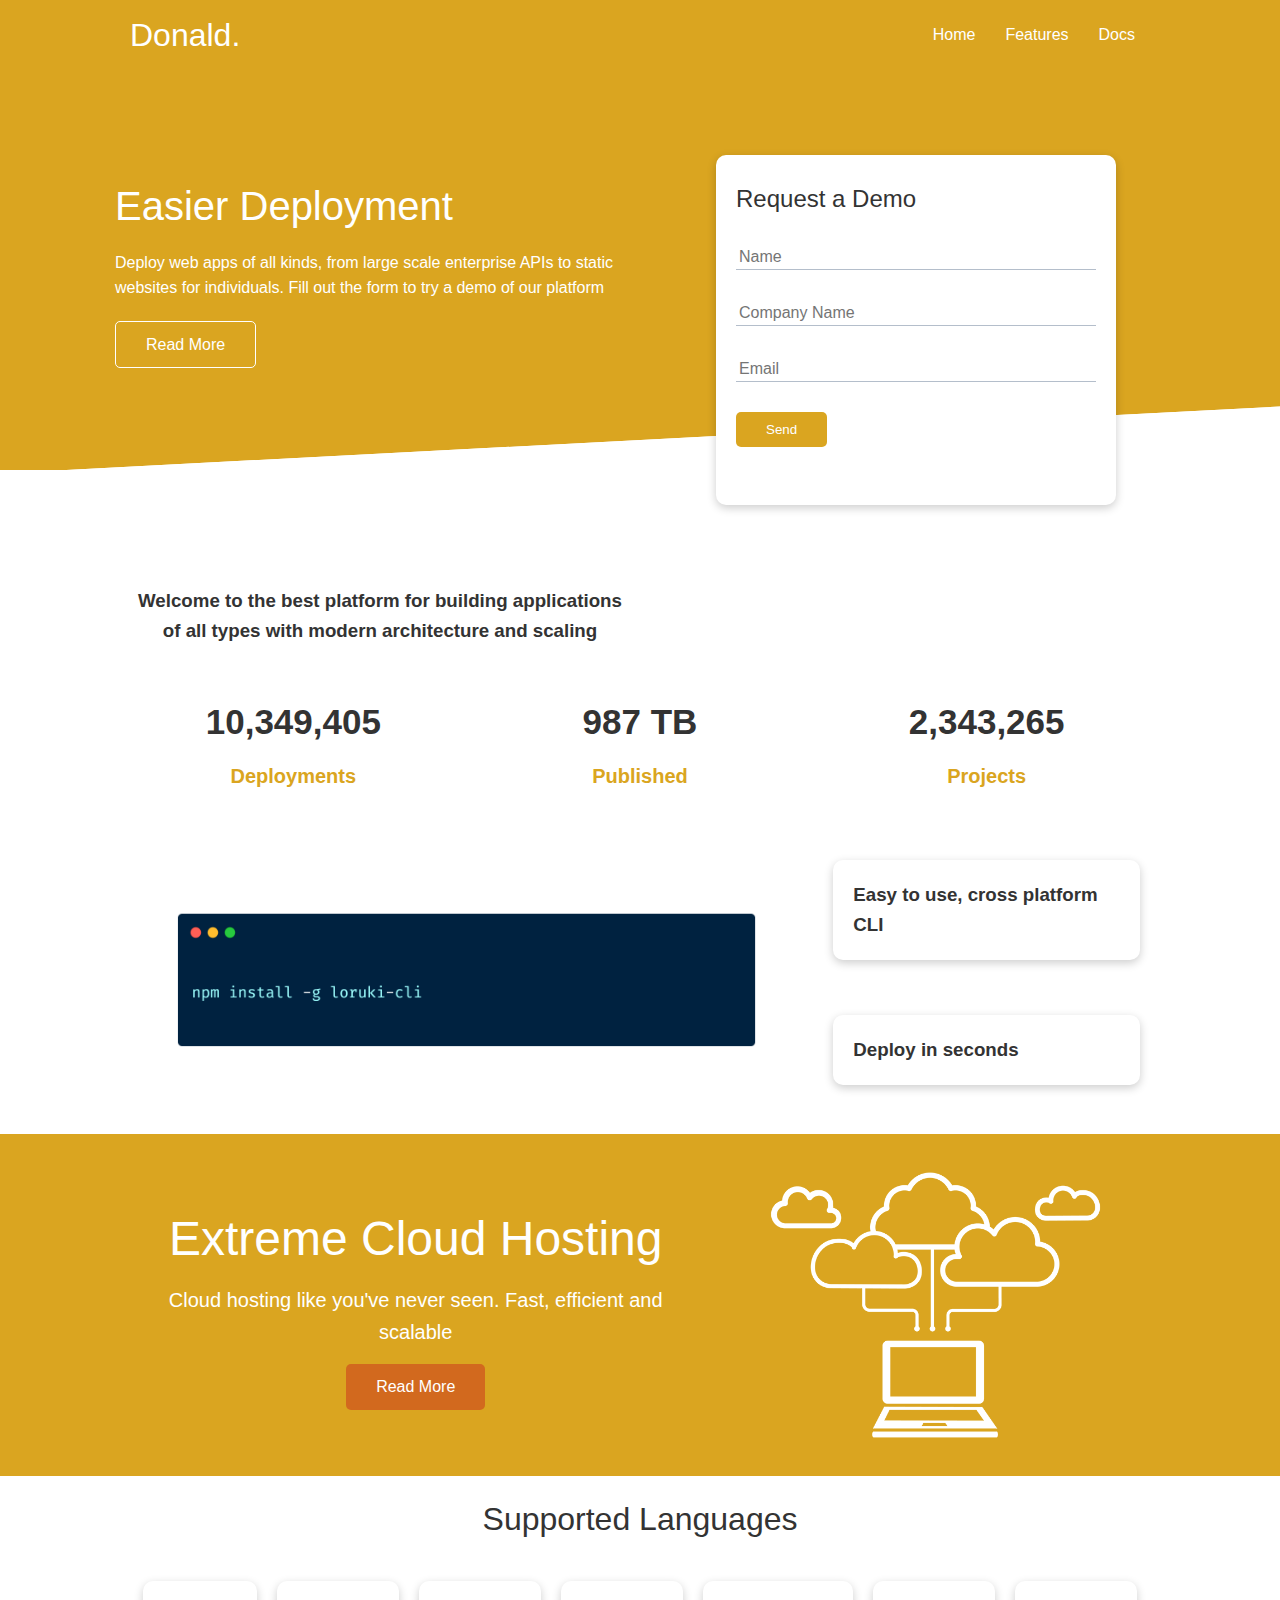
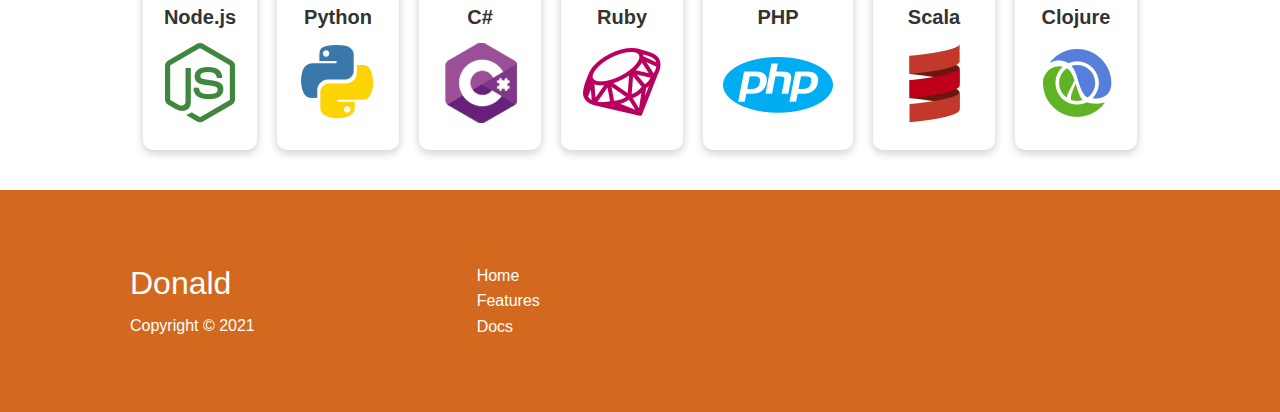
<file: loruki website/index.html>
<!DOCTYPE html>
<html lang="en">
<head>
    <meta charset="UTF-8">
    <meta name="viewport" content="width=device-width, initial-scale=1.0">
    <title>Loruki | Cloud Hosting For Everyone</title>
    <link rel="stylesheet" href="css/style.css">
    <link rel="stylesheet" href="css/utilities.css">
</head>
<body>
    <!--Nav bar-->
    <div class="navbar">
        <div class="container flex">
            <h1 class="logo">Donald.</h1>
            <nav>
                 <ul>
                    <li><a href="index.html">Home</a></li>
                    <li><a href="features.html">Features</a></li>
                    <li><a href="docs.html">Docs</a></li>
                </ul>
            </nav>
        </div>
    </div>  
    
        <!--Showcase-->
        <section class="showcase">
            <div class="container grid">
                <div class="showcase-text">
                    <h1>Easier Deployment</h1>
                    <p>Deploy web apps of all kinds, from large scale enterprise APIs to static websites for individuals. Fill out the form to try a demo of our platform</p>
                    <a href="features.html" class="btn btn-outline">Read More</a>
                </div>
                <div class="showcase-form card">
                    <h2>Request a Demo</h2>
                    <form>
                        <div class="form-control">
                            <input type="text" name="name" placeholder="Name" required>
                        </div>
                        <div class="form-control">
                            <input type="text" name="company" placeholder="Company Name" required>
                        </div>
                        <div class="form-control">
                            <input type="email" name="email" placeholder="Email" required>     
                        </div>
                            <input type="submit" value="Send" class="btn btn-primary">
                    </form>
                </div>
            </div>
        </section>

    <!--Stats-->
    <section class="stats">
        <div class="container">
            <h3 class="stats-heading text-center my-1">
                Welcome to the best platform for building applications of all types with modern architecture and scaling
            </h3>

            <div class="grid grid-3 text-center my-4">
                <div>
                    <i class="fas fa-server fa-3x"></i>
                    <h3>10,349,405</h3>
                    <p class="text-secondary">Deployments</p>
                </div>
                <div> 
                    <i class="fas fa-upload fa-3x"></i>
                    <h3>987 TB</h3>
                    <p class="text-secondary">Published</p>
                </div>
                <div>
                    <i class="fas fa-project-diagram fa-3x"></i>
                    <h3>2,343,265</h3>
                    <p class="text-secondary">Projects</p>
                </div> 
            </div>
        </div>  
    </section>       
    
        <!--Cli-->
        <section class="cli">
            <div class="container grid">
                <img src="images/cli.png" alt="">
                <div class="card">
                    <h3>Easy to use, cross platform CLI</h3>
                </div>
                <div class="card">
                    <h3>Deploy in seconds</h3>
                </div>
            </div>  
        </section>

        <!--Cloud-->
        <section class="cloud bg-primary my-2 py-2">
            <div class="container grid">
                <div class="text-center">
                    <h2 class="lg">Extreme Cloud Hosting</h2>
                    <p class="lead my-1">Cloud hosting like you've never seen.
                        Fast, efficient and scalable
                    </p>

                    <a href="features.html" class="btn btn-dark">Read More</a>
                </div>
                <img src="images/cloud.png" alt="">
            </div>
        </section>

        <!-- Languages -->
        <section class="languages">
            <h2 class="md text-center my-2">
                Supported Languages
            </h2>
            <div class="container flex">
                <div class="card">
                    <h4>Node.js</h4>
                    <img src="images/logos/node.png" alt="">
                </div>
                <div class="card">
                    <h4>Python</h4>
                    <img src="images/logos/python.png" alt="">
                </div>
                <div class="card">
                    <h4>C#</h4>
                    <img src="images/logos/csharp.png" alt="">
                </div>
                <div class="card">
                    <h4>Ruby</h4>
                    <img src="images/logos/ruby.png" alt="">
                </div>
                <div class="card">
                    <h4>PHP</h4>
                    <img src="images/logos/php.png" alt="">
                </div>
                <div class="card">
                    <h4>Scala</h4>
                    <img src="images/logos/scala.png" alt="">
                </div>
                <div class="card">
                    <h4>Clojure</h4>
                    <img src="images/logos/clojure.png" alt="">
                </div>
            </div>
        </section>
        
        <!-- Footer -->
        <footer class="footer bg-dark py-5">
            <div class="container grid grid-3">
                <div>
                    <h1>Donald</h1>
                    <p>Copyright &copy; 2021</p>
                </div>
                <nav>
                    <ul>
                        <li><a href="index.html">Home</a></li>
                        <li><a href="features.html">Features</a></li>
                        <li><a href="docs.html">Docs</a></li>
                    </ul>
                </nav>
                <div class="social">
                    <a href="#"><i class="fab fa-github fa-2x"></i></a>
                    <a href="#"><i class="fab fa-facebook fa-2x"></i></a>
                    <a href="#"><i class="fab fa-instagram fa-2x"></i></a>
                    <a href="#"><i class="fab fa-twitter fa-2x"></i></a>
                </div>    
            </div>
        </footer>
    </body>
    </html>
</file>
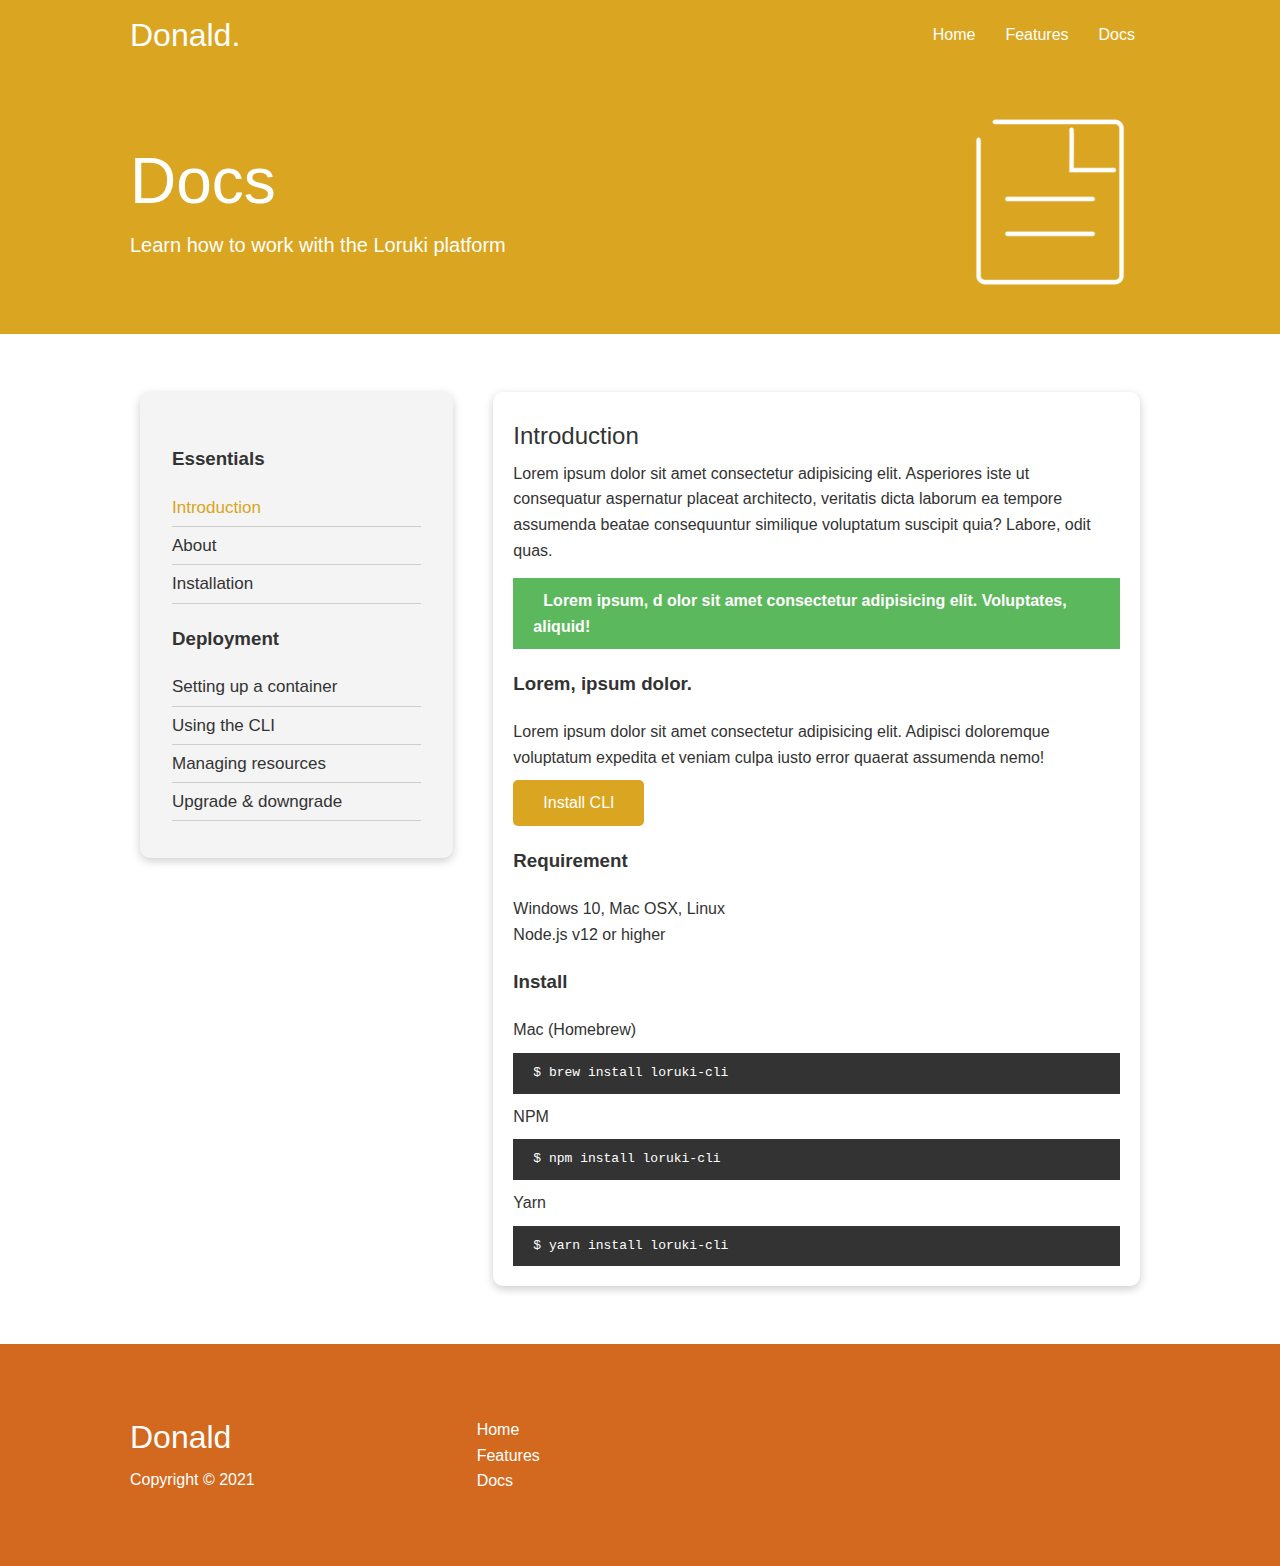
<file: loruki website/docs.html>
<!DOCTYPE html>
<html lang="en">
<head>
    <meta charset="UTF-8">
    <meta name="viewport" content="width=device-width, initial-scale=1.0">
    <title>Loruki | Cloud Hosting For Everyone</title>
    <link rel="stylesheet" href="css/style.css">
    <link rel="stylesheet" href="css/utilities.css">
</head>
<body>
    <!--Nav bar-->
    <div class="navbar">
        <div class="container flex">
            <h1 class="logo">Donald.</h1>
            <nav>
                 <ul>
                    <li><a href="index.html">Home</a></li>
                    <li><a href="features.html">Features</a></li>
                    <li><a href="docs.html">Docs</a></li>
                </ul>
            </nav>
        </div>
    </div>  
    
    <!--Header-->
    <section class="docs-head bg-primary py-3">
        <div class="container grid">
            <div>
                <h1 class="xl">Docs</h1>
                <p class="lead"> 
                    Learn how to work with the Loruki platform
                </p>
            </div>
            <img src="images/docs.png" alt="">
        </div>
    </section>

    <!--Docs main-->
    <section class="docs-main my-4">
          <div class="container grid">
              <div class="card bg-light p-3">

                  <h3 class="my-2">Essentials</h3>
                  <nav>
                      <ul>
                          <li><a class="text-primary" href="#">Introduction</a></li>
                          <li><a href="#">About</a></li>
                          <li><a href="#">Installation</a></li>
                      </ul>
                  </nav>

                  <h3 class="my-2">Deployment</h3>
                  <nav>
                      <ul> 
                          <li><a href="#">Setting up a container</a></li>
                          <li><a href="#">Using the CLI</a></li>
                          <li><a href="#">Managing resources</a></li>
                          <li><a href="#">Upgrade & downgrade</a></li>
                      </ul>
                  </nav>
                   
              </div>
              <div class="card">
                  <h2>Introduction</h2>
                  <p>Lorem ipsum dolor sit amet consectetur adipisicing elit.
                       Asperiores iste ut consequatur aspernatur placeat 
                       architecto, veritatis dicta laborum ea tempore assumenda
                        beatae consequuntur similique voluptatum suscipit quia?
                         Labore, odit quas.</p>

                         <div class="alert alert-success">
                             <i class="fas fa-info"></i>Lorem ipsum, d
                             olor sit amet consectetur 
                             adipisicing elit. Voluptates, aliquid!
                            </div>
                
              <h3>Lorem, ipsum dolor.</h3>
              <p>Lorem ipsum dolor sit amet consectetur
                   adipisicing elit. Adipisci doloremque 
                   voluptatum expedita et veniam culpa iusto
                    error quaerat assumenda nemo! </p>
                    <a href="#" class="btn btn-primary">Install CLI</a>
                    
                    <h3>Requirement</h3>
                    <ul>
                        <li>Windows 10, Mac OSX, Linux</li>
                        <li>Node.js v12 or higher</li>
                    </ul>

                    <h3>Install</h3>
                    <p>Mac (Homebrew)</p>
                    <pre><code>$ brew install loruki-cli</code></pre>
                    <p>NPM</p>
                    <pre><code>$ npm install loruki-cli</code></pre>
                    <p>Yarn</p>
                    <pre><code>$ yarn install loruki-cli</code></pre>
          </div>
    </section>
    <!-- Footer --> 
        <footer class="footer bg-dark py-5">
            <div class="container grid grid-3">
                <div>
                    <h1>Donald</h1>
                    <p>Copyright &copy; 2021</p>
                </div>
                <nav>
                    <ul>
                        <li><a href="index.html">Home</a></li>
                        <li><a href="features.html">Features</a></li>
                        <li><a href="docs.html">Docs</a></li>
                    </ul>
                </nav>
                <div class="social">
                    <a href="#"><i class="fab fa-github fa-2x"></i></a>
                    <a href="#"><i class="fab fa-facebook fa-2x"></i></a>
                    <a href="#"><i class="fab fa-instagram fa-2x"></i></a>
                    <a href="#"><i class="fab fa-twitter fa-2x"></i></a>
                </div>    
            </div>
        </footer>
    </body>
    </html>
</file>
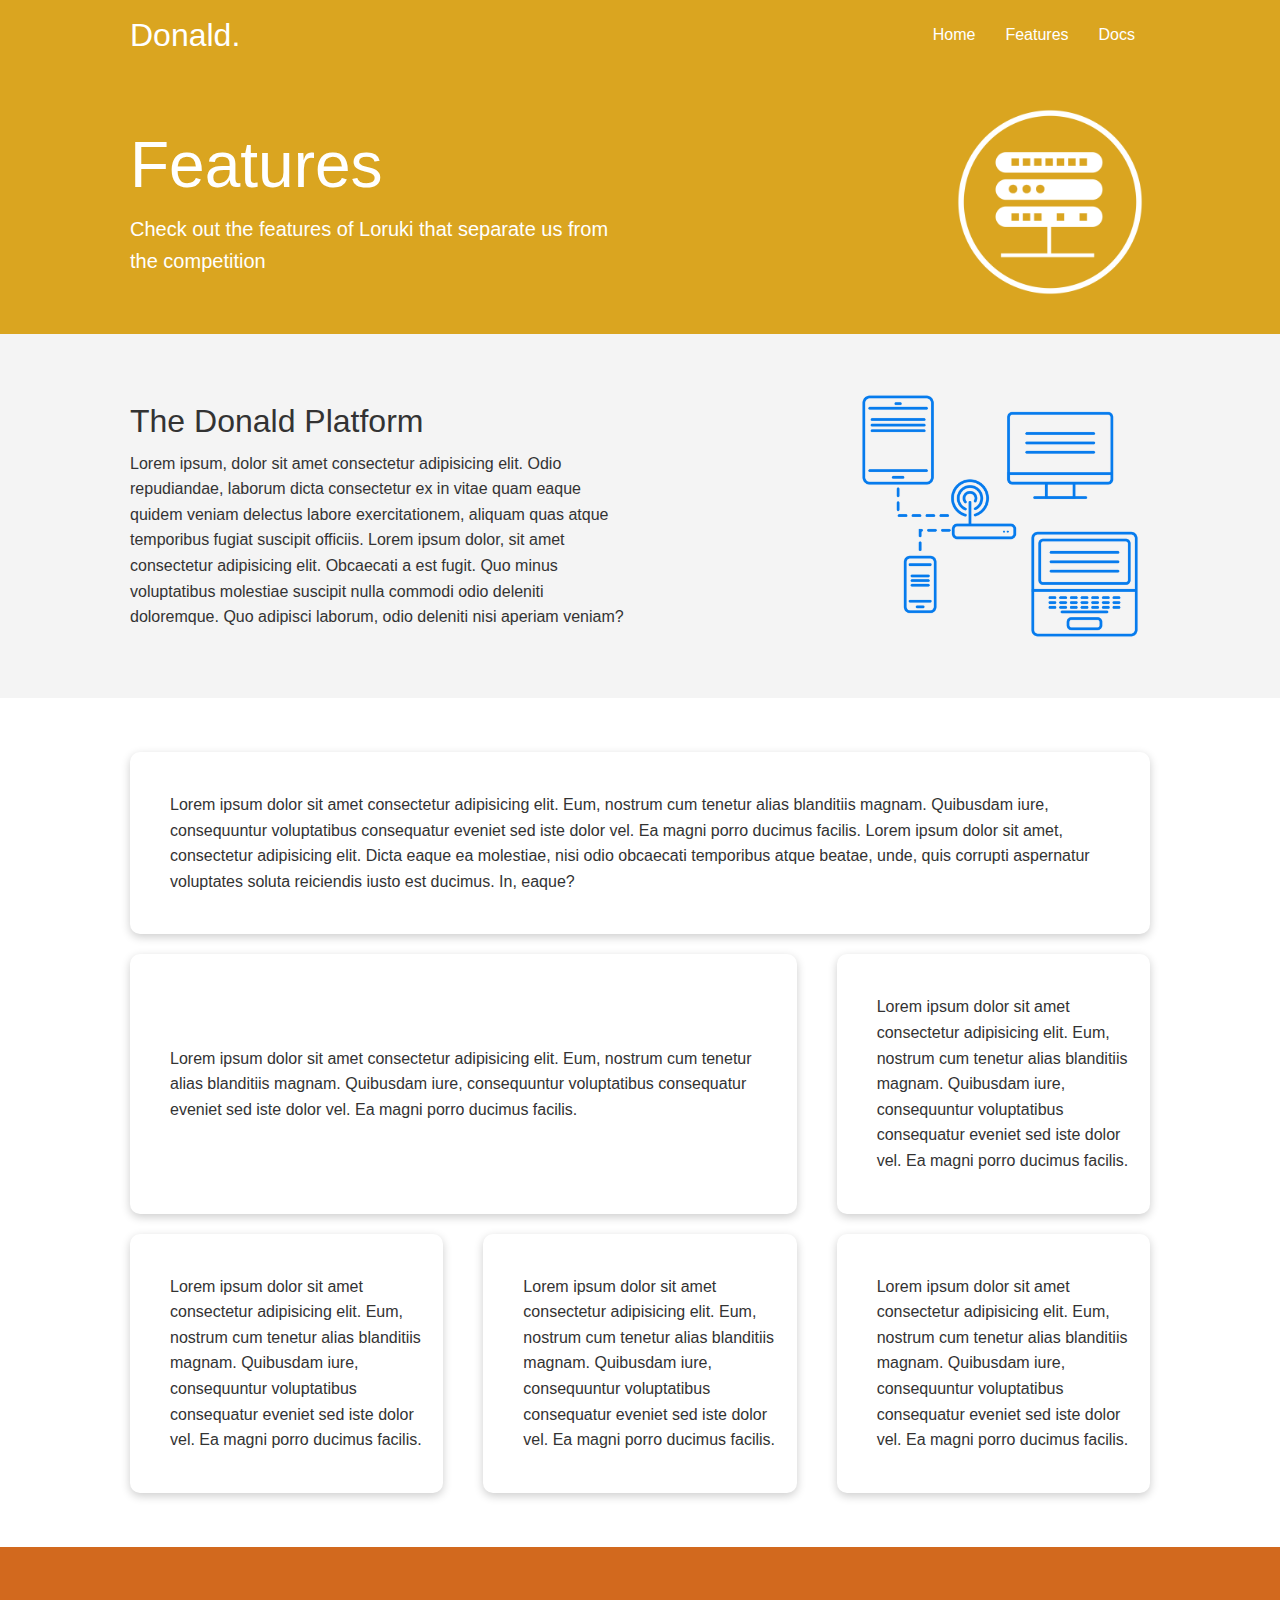
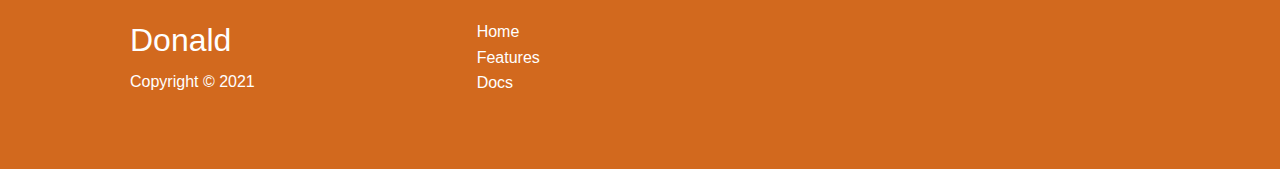
<file: loruki website/features.html>
<!DOCTYPE html>
<html lang="en">
<head>
    <meta charset="UTF-8">
    <meta name="viewport" content="width=device-width, initial-scale=1.0">
    <title>Loruki | Cloud Hosting For Everyone</title>
    <link rel="stylesheet" href="css/style.css">
    <link rel="stylesheet" href="css/utilities.css">
</head>
<body>
    <!--Nav bar-->
    <div class="navbar">
        <div class="container flex">
            <h1 class="logo">Donald.</h1>
            <nav>
                 <ul>
                    <li><a href="index.html">Home</a></li>
                    <li><a href="features.html">Features</a></li>
                    <li><a href="docs.html">Docs</a></li>
                </ul>
            </nav>
        </div>
    </div>  
    
    <!--Header-->
    <section class="features-head bg-primary py-3">
        <div class="container grid">
            <div>
                <h1 class="xl">Features</h1>
                <p class="lead">
                    Check out the features of Loruki that separate us from the competition
                </p>
            </div>
            <img src="images/server.png" alt="">
        </div>
    </section>
     
 
    <!--Sub head-->
    <section class="features-sub-head bg-light py-3">
        <div class="container grid">
            <div>
                <h1 class="md">The Donald Platform</h1>
                <p>
                    Lorem ipsum, dolor sit amet consectetur adipisicing elit. Odio repudiandae, laborum dicta consectetur ex in vitae quam eaque quidem veniam delectus labore exercitationem, aliquam quas atque temporibus fugiat suscipit officiis. Lorem ipsum dolor, sit amet consectetur adipisicing elit. Obcaecati a est fugit. Quo minus voluptatibus molestiae suscipit nulla commodi odio deleniti doloremque. Quo adipisci laborum, odio deleniti nisi aperiam veniam?
                </p>
            </div>
            <img src="images/server2.png" alt="">
        </div>
    </section>

    <section class="features-main my-2">
         <div class="container grid grid-3">
             <div class="card flex">
                 <i class="fas fa-server fa-3x"></i>
                 <p>Lorem ipsum dolor sit amet consectetur adipisicing elit. Eum, nostrum cum tenetur alias blanditiis magnam. Quibusdam iure, consequuntur voluptatibus consequatur eveniet sed iste dolor vel. Ea magni porro ducimus facilis. Lorem ipsum dolor sit amet, consectetur adipisicing elit. Dicta eaque ea molestiae, nisi odio obcaecati temporibus atque beatae, unde, quis corrupti aspernatur voluptates soluta reiciendis iusto est ducimus. In, eaque?</p>
             </div>

             <div class="card flex">
                <i class="fas fa-server fa-3x"></i>
                <p>Lorem ipsum dolor sit amet consectetur adipisicing elit. Eum, nostrum cum tenetur alias blanditiis magnam. Quibusdam iure, consequuntur voluptatibus consequatur eveniet sed iste dolor vel. Ea magni porro ducimus facilis.</p>
            </div>

            <div class="card flex">
                <i class="fas fa-server fa-3x"></i>
                <p>Lorem ipsum dolor sit amet consectetur adipisicing elit. Eum, nostrum cum tenetur alias blanditiis magnam. Quibusdam iure, consequuntur voluptatibus consequatur eveniet sed iste dolor vel. Ea magni porro ducimus facilis.</p>
            </div>

            <div class="card flex">
                <i class="fas fa-server fa-3x"></i>
                <p>Lorem ipsum dolor sit amet consectetur adipisicing elit. Eum, nostrum cum tenetur alias blanditiis magnam. Quibusdam iure, consequuntur voluptatibus consequatur eveniet sed iste dolor vel. Ea magni porro ducimus facilis.</p>
            </div>

            <div class="card flex">
                <i class="fas fa-server fa-3x"></i>
                <p>Lorem ipsum dolor sit amet consectetur adipisicing elit. Eum, nostrum cum tenetur alias blanditiis magnam. Quibusdam iure, consequuntur voluptatibus consequatur eveniet sed iste dolor vel. Ea magni porro ducimus facilis.</p>
            </div>

            <div class="card flex">
                <i class="fas fa-server fa-3x"></i>
                <p>Lorem ipsum dolor sit amet consectetur adipisicing elit. Eum, nostrum cum tenetur alias blanditiis magnam. Quibusdam iure, consequuntur voluptatibus consequatur eveniet sed iste dolor vel. Ea magni porro ducimus facilis.</p>
            </div>
         </div>
    </section>

        <!-- Footer -->
        <footer class="footer bg-dark py-5">
            <div class="container grid grid-3">
                <div>
                    <h1>Donald</h1>
                    <p>Copyright &copy; 2021</p>
                </div>
                <nav>
                    <ul>
                        <li><a href="index.html">Home</a></li>
                        <li><a href="features.html">Features</a></li>
                        <li><a href="docs.html">Docs</a></li>
                    </ul>
                </nav>
                <div class="social">
                    <a href="#"><i class="fab fa-github fa-2x"></i></a>
                    <a href="#"><i class="fab fa-facebook fa-2x"></i></a>
                    <a href="#"><i class="fab fa-instagram fa-2x"></i></a>
                    <a href="#"><i class="fab fa-twitter fa-2x"></i></a>
                </div>    
            </div>
        </footer>
    </body>
    </html>
</file>
<file: loruki website/css/style.css>
:root {
  --primary-color: goldenrod;
  --secondary-color: goldenrod;
  --dark-color: chocolate;
  --light-color: #f4f4f4;
  --success-color: #5cb85c;
  --error-color: #d9534f;
}

* {
  box-sizing: border-box;
  padding: 0;
  margin: 0;
}

body {
  font-family: "Lato", sans-serif;
  color: #333;
  line-height: 1.6;
}

ul {
  list-style-type: none;
}

a {
  text-decoration: none;
  color: #333;
}

h1,
h2 {
  font-weight: 300;
  line-height: 1.2;
  margin: 10px 0;
}

P {
  margin: 10px 0;
}

img {
  width: 100%;
}

code,
pre {
  background: #333;
  color: #fff;
  padding: 10px;
}
/* Navbar */
.navbar {
  background-color: var(--primary-color);
  color: #fff;
  height: 70px;
}

.navbar ul {
  display: flex;
}

.navbar a {
  color: #fff;
  padding: 10px;
  margin: 0 5px;
}

.navbar a:hover {
  border-bottom: 2px #fff solid;
}

.navbar .flex {
  justify-content: space-between;
}
/* Showcase */
.showcase {
  height: 400px;
  background-color: var(--primary-color);
  color: #fff;
  position: relative;
}

.showcase h1 {
  font-size: 40px;
}

.showcase p {
  margin: 20px 0;
}

.showcase .grid {
  overflow: visible;
  grid-template-columns: 55% 45%;
  gap: 30px;
}

.showcase-text {
  animation: slideInFromLeft 1s ease-in;
}

.showcase-form {
  position: relative;
  top: 60px;
  height: 350px;
  width: 400px;
  padding: 40px;
  z-index: 100;
  animation: slideInFromRight 1s ease-in;
}

.showcase-form .form-control {
  margin: 30px 0;
}

.showcase-form input[type="text"],
.showcase-form input[type="email"] {
  border: 0;
  border-bottom: 1px solid #b4becb;
  width: 100%;
  padding: 3px;
  font-size: 16px;
}

.showcase-form input:focus {
  outline: none;
}

.showcase::before,
.showcase::after {
  content: "";
  position: absolute;
  height: 100px;
  bottom: -70px;
  right: 0;
  left: 0;
  background: #fff;
  transform: skewY(-3deg);
  -webkit-transform: skewY(-3deg);
  -moz-transform: skewY(-3deg);
  -ms-transform: skewY(-3deg);
}

/* Stats */
.stats {
  padding-top: 100px;
  animation: slideInFromBottom 1s ease-in;
}

.stats-heading {
  max-width: 500px;
  margin: auto;
}

.stats .grid h3 {
  font-size: 35px;
}

.stats .grid p {
  font-size: 20px;
  font-weight: bold;
}

/*Cli*/
.cli .grid {
  grid-template-columns: repeat(3, 1fr);
  grid-template-rows: repeat(2, 1fr);
}

.cli .grid > *:first-child {
  grid-column: 1 / span 2;
  grid-row: 1 / span 2;
}

/*Cloud */
.cloud .grid {
  grid-template-columns: 4fr 3fr;
}

/* Languages */

.languages .flex {
  flex-wrap: wrap;
}

.languages .card {
  text-align: center;
  margin: 18px 10px 40px;
  transition: transform 0.2s ease-in;
}

.languages .card h4 {
  font-size: 20px;
  margin-bottom: 10px;
}

.languages .card:hover {
  transform: translateY(-15px);
}

/* Features */
.features-head img,
.docs-head img {
  width: 200px;
  justify-self: flex-end;
}

.features-sub-head img {
  width: 300px;
  justify-self: flex-end;
}

.features-main .card > i {
  margin-right: 20px;
}

.features-main .grid {
  padding: 30px;
}

.features-main .grid > *:first-child {
  grid-column: 1 / span 3;
}

.features-main .grid > *:nth-child(2) {
  grid-column: 1 / span 2;
}

/*Docs */
.docs-main h3 {
  margin: 20px 0;
}

.docs-main .grid {
  grid-template-columns: 1fr 2fr;
  align-items: flex-start;
}

.docs-main nav li {
  font-size: 17px;
  padding-bottom: 5px;
  margin-bottom: 5px;
  border-bottom: 1px #ccc solid;
}

.docs-main a:hover {
  font-weight: bold;
}

/* Footer */
.1footer .social a {
  margin: 0 10px;
}

/* Animation */
@keyframes slideInFromLeft {
  0% {
    transform: translateX(-100%);
  }

  100% {
    transform: translateX(0);
  }
}

@keyframes slideInFromRight {
  0% {
    transform: translateX(100%);
  }

  100% {
    transform: translateX(0);
  }
}

@keyframes slideInFromTop {
  0% {
    transform: translateY(-100%);
  }

  100% {
    transform: translateX(0);
  }
}

@keyframes slideInFromBottom {
  0% {
    transform: translateY(100%);
  }

  100% {
    transform: translateX(0);
  }
}

/* Tablets and under */
@media (max-width: 768px) {
  .grid,
  .showcase .grid,
  .stats .grid,
  .cli .grid,
  .cloud .grid,
  .features-main .grid,
  .docs-main .grid {
    grid-template-columns: 1fr;
    grid-template-rows: 1fr;
  }
  .showcase {
    height: auto;
  }

  .showcase-text {
    text-align: center;
    margin-top: 40px;
    animation: slideInFromTop 1s ease-in;
  }

  .showcase-form {
    justify-self: center;
    margin: auto;
    animation: slideInFromBottom 1s ease-in;
  }
  .cli .grid > *:first-child {
    grid-column: 1;
    grid-row: 1;
  }

  .features-head,
  .features-sub-head,
  .docs-head {
    text-align: center;
  }

  .features-head img,
  .features-sub-head img,
  .docs-head img {
    justify-self: center;
  }

  .features-main .grid > *:first-child,
  .features-main .grid > *:nth-child(2) {
    grid-column: 1;
  }
}

/* Mobile */
@media (max-width: 500px) {
  .navbar {
    height: 110px;
  }

  .navbar .flex {
    flex-direction: column;
  }

  .navbar ul {
    padding: 10px;
    background-color: rgba(0, 0, 0, 0.1);
  }
}
</file>
<file: loruki website/css/utilities.css>
/* Utilities */
.container {
  max-width: 1100px;
  margin: 0 auto;
  overflow: auto;
  padding: 0 40px;
}

.card {
  background-color: #fff;
  color: #333;
  border-radius: 10px;
  box-shadow: 0 3px 10px rgba(0, 0, 0, 0.2);
  padding: 20px;
  margin: 10px;
}

.btn {
  display: inline-block;
  padding: 10px 30px;
  cursor: pointer;
  background: var(--primary-color);
  color: #fff;
  border: none;
  border-radius: 5px;
}

.btn-outline {
  background-color: transparent;
  border: 1px #fff solid;
}

.btn:hover {
  transform: scale(0.98);
}

/* Background & colored buttons*/

.bg-primary,
.btn-primary {
  background-color: var(--primary-color);
  color: #fff;
}

.bg-secondary,
.btn-secondary {
  background-color: var(--secondary-color);
  color: #fff;
}

.bg-dark,
.btn-dark {
  background-color: var(--dark-color);
  color: #fff;
}

.bg-light,
.btn-light {
  background-color: var(--light-color);
  color: #333;
}

.bg-primary a,
.btn-primary a,
.bg-secondary a,
.btn-secondary a,
.bg-dark a,
.btn-dark a {
  color: #fff;
}

/* Text colors */

.text-primary {
  color: var(--primary-color);
}

.text-secondary {
  color: var(--secondary-color);
}

.text-dark {
  color: var(--dark-color);
}

.text-light {
  color: var(--light-color);
}

/*Text sizes */
.lead {
  font-size: 20px;
}

.sm {
  font-size: 1rem;
}

.md {
  font-size: 2rem;
}

.lg {
  font-size: 3rem;
}

.xl {
  font-size: 4rem;
}

.text-center {
  text-align: center;
}

/* Alert */
.alert {
  background-color: var(--light-color);
  padding: 10px 20px;
  font-weight: bold;
  margin: 15px 0;
}

.alert i {
  margin-right: 10px;
}

.alert-success {
  background-color: var(--success-color);
  color: #fff;
}

.alert-error {
  background-color: var(--error-color);
  color: #fff;
}

.flex {
  display: flex;
  justify-content: center;
  align-items: center;
  height: 100%;
}

.grid {
  display: grid;
  grid-template-columns: repeat(2, 1fr);
  gap: 20px;
  justify-content: center;
  align-items: center;
  height: 100%;
}

.grid-3 {
  grid-template-columns: repeat(3, 1fr);
}

/*Margin */
.my-1 {
  margin: 1rem 0;
}

.my-2 {
  margin: 1.5rem 0;
}

.my-3 {
  margin: 2rem 0;
}

.my-4 {
  margin: 3rem 0;
}

.my-5 {
  margin: 4rem 0;
}

.m-1 {
  margin: 1rem;
}

.m-2 {
  margin: 1.5rem;
}

.m-3 {
  margin: 2rem;
}

.m-4 {
  margin: 3rem;
}

.m-5 {
  margin: 4rem;
}

/* Padding */
.py-1 {
  padding: 1rem 0;
}

.py-2 {
  padding: 1.5rem 0;
}

.py-3 {
  padding: 2rem 0;
}

.py-4 {
  padding: 3rem 0;
}

.py-5 {
  padding: 4rem 0;
}

.p-1 {
  padding: 1rem;
}

.p-2 {
  padding: 1.5rem;
}

.p-3 {
  padding: 2rem;
}

.p-4 {
  padding: 3rem;
}

.p-5 {
  padding: 4rem;
}
</file>
